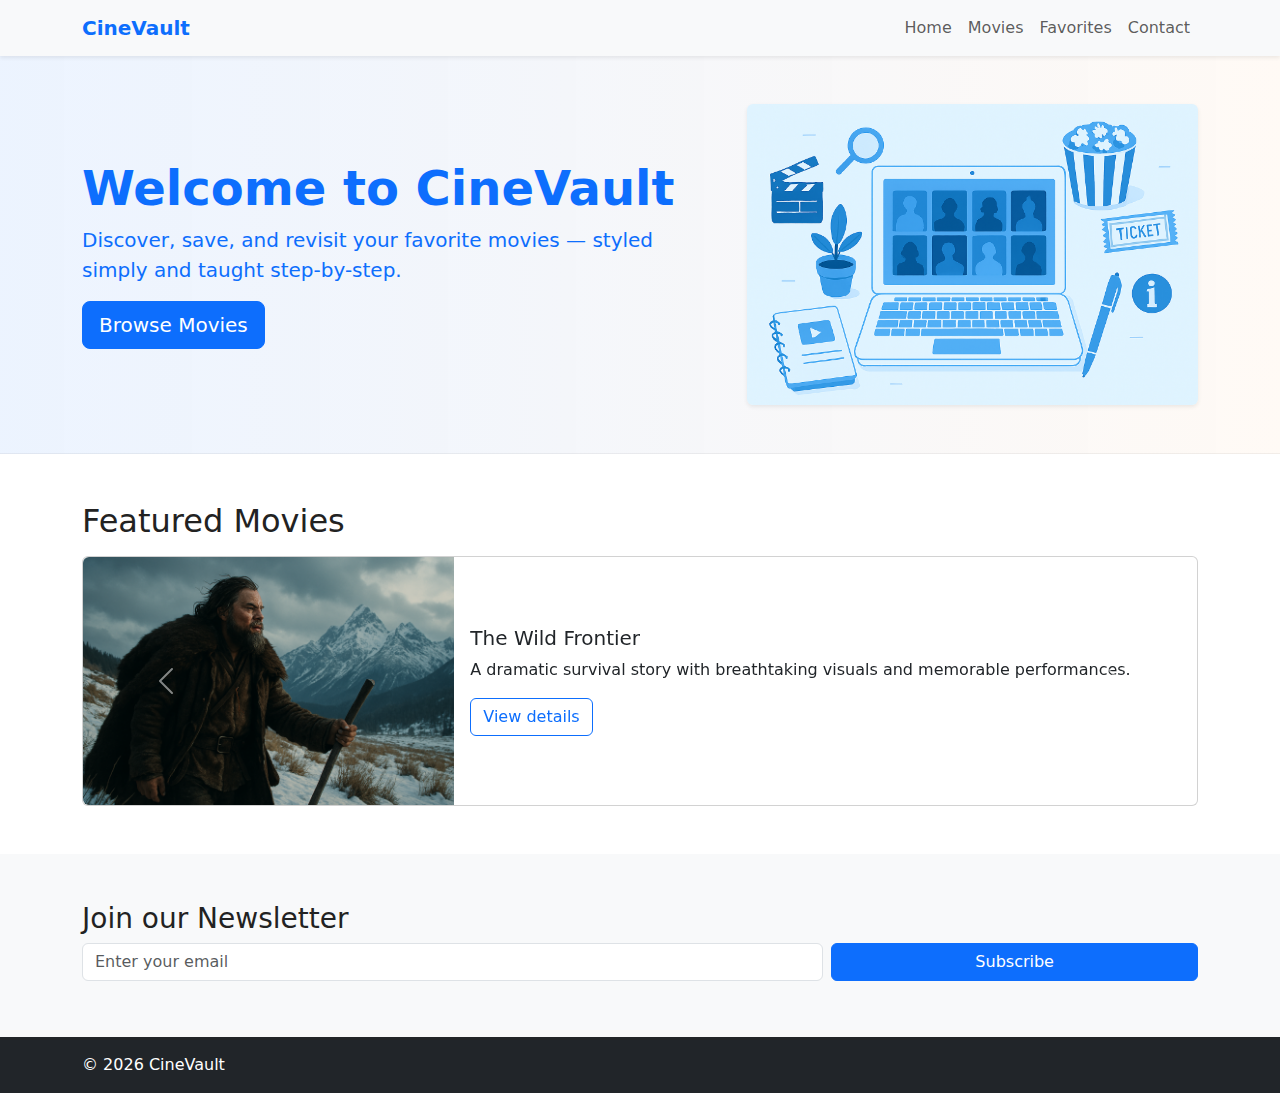
<file: index.html>
<!doctype html>
<html lang="en">
<head>
  <meta charset="utf-8" />
  <meta name="viewport" content="width=device-width, initial-scale=1" />
  <title>CineVault — Home</title>
  <link href="https://cdn.jsdelivr.net/npm/bootstrap@5.3.2/dist/css/bootstrap.min.css" rel="stylesheet">
  <link rel="stylesheet" href="css/style.css">
  <link rel="stylesheet" href="css/themes/theme-cinevault.css">
</head>
<body>
  <!-- NAV -->
  <nav class="navbar navbar-expand-lg navbar-light bg-light shadow-sm">
    <div class="container">
      <a class="navbar-brand fw-bold" href="index.html">CineVault</a>
      <button class="navbar-toggler" type="button" data-bs-toggle="collapse" data-bs-target="#navMenu">
        <span class="navbar-toggler-icon"></span>
      </button>
      <div class="collapse navbar-collapse" id="navMenu">
        <ul class="navbar-nav ms-auto">
          <li class="nav-item"><a class="nav-link" href="index.html">Home</a></li>
          <li class="nav-item"><a class="nav-link" href="movies.html">Movies</a></li>
          <li class="nav-item"><a class="nav-link" href="favorites.html">Favorites</a></li>
          <li class="nav-item"><a class="nav-link" href="contact.html">Contact</a></li>
        </ul>
      </div>
    </div>
  </nav>

  <!-- HERO -->
  <header class="hero py-5 text-white">
    <div class="container">
      <div class="row align-items-center">
        <div class="col-md-7">
          <h1 class="display-5 fw-bold text-primary">Welcome to CineVault</h1>
          <p class="lead text-primary">Discover, save, and revisit your favorite movies — styled simply and taught step-by-step.</p>
          <a href="movies.html" class="btn btn-primary btn-lg">Browse Movies</a>
        </div>
        <div class="col-md-5 d-none d-md-block">
          <img src="assets/images/hero-2.png" alt="Hero image" class="img-fluid rounded shadow-sm">
        </div>
      </div>
    </div>
  </header>

  <!-- Featured Carousel -->
  <section class="container py-5">
    <h2 class="mb-3">Featured Movies</h2>
    <div id="featuredCarousel" class="carousel slide" data-bs-ride="carousel">
      <div class="carousel-inner">
        <div class="carousel-item active">
          <div class="card">
            <div class="row g-0 align-items-center">
              <div class="col-md-4">
                <img src="assets/images/movie-1.png" class="img-fluid rounded-start" alt="Movie 1">
              </div>
              <div class="col-md-8">
                <div class="card-body">
                  <h5 class="card-title">The Wild Frontier</h5>
                  <p class="card-text">A dramatic survival story with breathtaking visuals and memorable performances.</p>
                  <a href="details.html?id=1" class="btn btn-outline-primary">View details</a>
                </div>
              </div>
            </div>
          </div>
        </div>
        <div class="carousel-item">
          <div class="card">
            <div class="row g-0 align-items-center">
              <div class="col-md-4">
                <img src="assets/images/movie-2.png" class="img-fluid rounded-start" alt="Movie 2">
              </div>
              <div class="col-md-8">
                <div class="card-body">
                  <h5 class="card-title">Space Diaries</h5>
                  <p class="card-text">An intimate story set against the largest backdrop of all — the stars.</p>
                  <a href="details.html?id=2" class="btn btn-outline-primary">View details</a>
                </div>
              </div>
            </div>
          </div>
        </div>
      </div>

      <button class="carousel-control-prev" type="button" data-bs-target="#featuredCarousel" data-bs-slide="prev">
        <span class="carousel-control-prev-icon" aria-hidden="true"></span>
      </button>
      <button class="carousel-control-next" type="button" data-bs-target="#featuredCarousel" data-bs-slide="next">
        <span class="carousel-control-next-icon" aria-hidden="true"></span>
      </button>
    </div>
  </section>

  <!-- Newsletter -->
  <section class="bg-light py-5">
    <div class="container">
      <h3>Join our Newsletter</h3>
      <form id="newsletterForm" class="row g-2 align-items-center">
        <div class="col-sm-8">
          <input type="email" id="newsletterEmail" class="form-control" placeholder="Enter your email" required>
        </div>
        <div class="col-sm-4">
          <button class="btn btn-primary w-100" type="submit">Subscribe</button>
        </div>
      </form>
      <div id="newsletterMsg" class="mt-2"></div>
    </div>
  </section>

  <footer class="py-3 text-white bg-dark">
    <div class="container d-flex justify-content-between align-items-center">
      <div>© <span id="yearDisplay"></span> CineVault</div>
    </div>
  </footer>

  <script src="https://cdn.jsdelivr.net/npm/bootstrap@5.3.2/dist/js/bootstrap.bundle.min.js"></script>
  <script src="data/items.js"></script>
  <script src="js/script.js"></script>
  <script>
    document.getElementById('yearDisplay').textContent = new Date().getFullYear();
    // Newsletter - simple demo
    document.getElementById('newsletterForm').addEventListener('submit', function (e) {
      e.preventDefault();
      const email = document.getElementById('newsletterEmail').value.trim();
      const msg = document.getElementById('newsletterMsg');
      if (!email) return msg.textContent = 'Please enter a valid email.';
      // store in LocalStorage (optional)
      const listKey = 'cinevault_newsletter';
      const arr = JSON.parse(localStorage.getItem(listKey) || '[]');
      if (!arr.includes(email)) {
        arr.push(email);
        localStorage.setItem(listKey, JSON.stringify(arr));
      }
      msg.textContent = 'Thanks for subscribing!';
      this.reset();
    });
  </script>
</body>
</html>
</file>
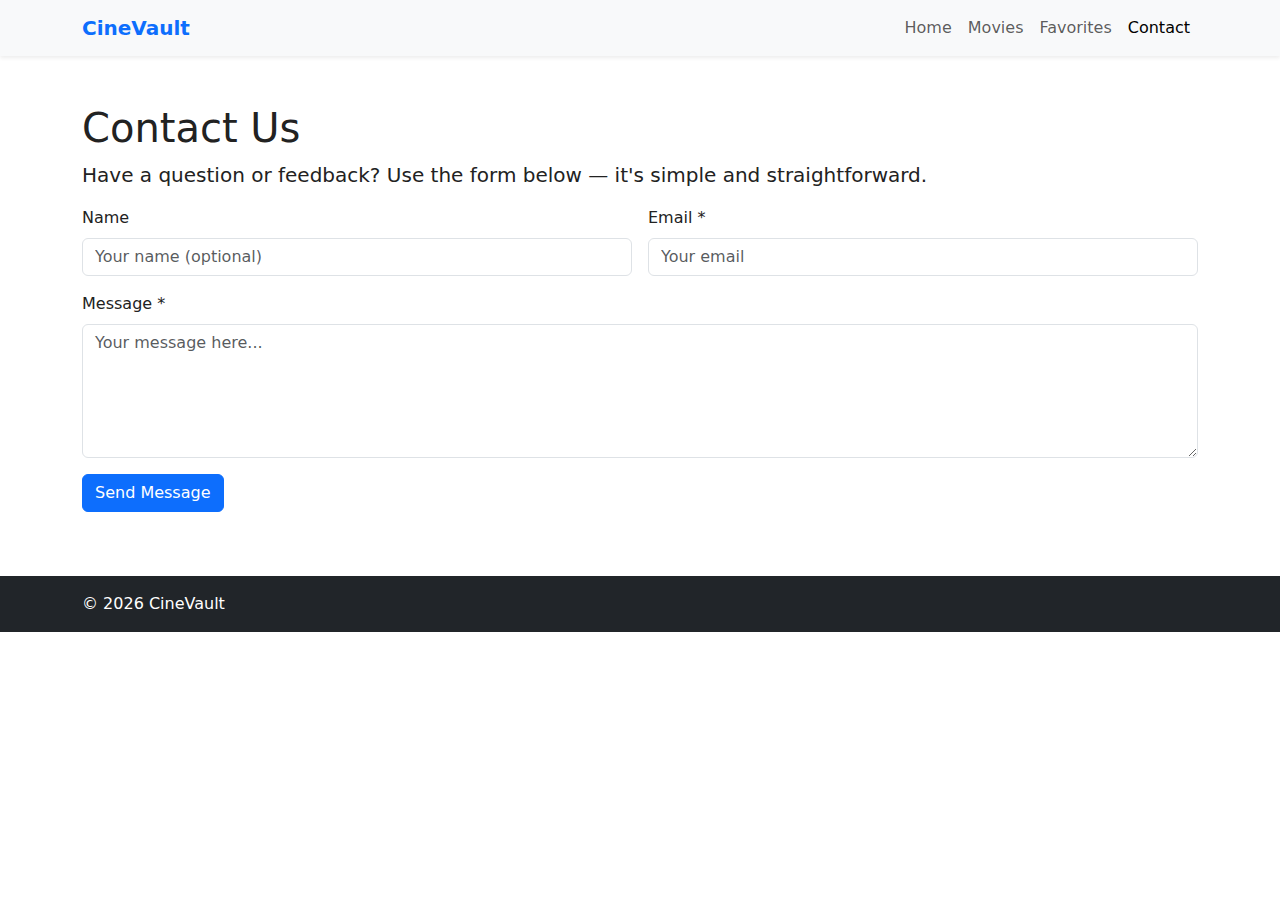
<file: contact.html>
<!doctype html>
<html lang="en">
<head>
  <meta charset="utf-8" />
  <meta name="viewport" content="width=device-width, initial-scale=1" />
  <title>CineVault — Contact</title>
  <link href="https://cdn.jsdelivr.net/npm/bootstrap@5.3.2/dist/css/bootstrap.min.css" rel="stylesheet">
  <link rel="stylesheet" href="css/style.css">
  <link rel="stylesheet" href="css/themes/theme-cinevault.css">
</head>
<body>
  <nav class="navbar navbar-expand-lg navbar-light bg-light shadow-sm">
    <div class="container">
      <a class="navbar-brand fw-bold" href="index.html">CineVault</a>
      <button class="navbar-toggler" type="button" data-bs-toggle="collapse" data-bs-target="#navMenu">
        <span class="navbar-toggler-icon"></span>
      </button>
      <div class="collapse navbar-collapse" id="navMenu">
        <ul class="navbar-nav ms-auto">
          <li class="nav-item"><a class="nav-link" href="index.html">Home</a></li>
          <li class="nav-item"><a class="nav-link" href="movies.html">Movies</a></li>
          <li class="nav-item"><a class="nav-link" href="favorites.html">Favorites</a></li>
          <li class="nav-item"><a class="nav-link active" href="contact.html">Contact</a></li>
        </ul>
      </div>
    </div>
  </nav>

  <main class="container py-5">
    <h1>Contact Us</h1>
    <p class="lead">Have a question or feedback? Use the form below — it's simple and straightforward.</p>

    <form id="contactForm" class="row g-3 needs-validation" novalidate>
      <div class="col-md-6">
        <label for="name" class="form-label">Name</label>
        <input id="name" class="form-control" placeholder="Your name (optional)">
        <div class="invalid-feedback">If you want to provide a name, keep it between 2-50 characters.</div>
      </div>

      <div class="col-md-6">
        <label for="email" class="form-label">Email *</label>
        <input id="email" type="email" class="form-control" placeholder="Your email" required>
        <div class="invalid-feedback">Please enter a valid email address.</div>
      </div>

      <div class="col-12">
        <label for="message" class="form-label">Message *</label>
        <textarea id="message" class="form-control" rows="5" placeholder="Your message here..." required></textarea>
        <div class="invalid-feedback">Message must not be empty.</div>
      </div>

      <div class="col-12">
        <button id="contactSubmit" type="submit" class="btn btn-primary">Send Message</button>
      </div>
    </form>

    <div id="contactMsg" class="mt-3"></div>
  </main>

  <footer class="py-3 text-white bg-dark">
    <div class="container d-flex justify-content-between align-items-center">
      <div>© <span id="yearDisplay"></span> CineVault</div>
    </div>
  </footer>

  <script src="https://cdn.jsdelivr.net/npm/bootstrap@5.3.2/dist/js/bootstrap.bundle.min.js"></script>
  <script src="js/script.js"></script>
  <script>
    // local rendering or UX enhancements
    document.getElementById('yearDisplay').textContent = new Date().getFullYear();

    // Basic contact validation and storing (simple minimal checks)
    document.getElementById('contactForm').addEventListener('submit', function (e) {
      e.preventDefault();
      const name = document.getElementById('name').value.trim();
      const email = document.getElementById('email').value.trim();
      const message = document.getElementById('message').value.trim();
      const msgEl = document.getElementById('contactMsg');

      // Simple validation
      if (!validateEmail(email)) {
        msgEl.innerHTML = '<div class="alert alert-danger">Please enter a valid email.</div>';
        return;
      }
      if (!message) {
        msgEl.innerHTML = '<div class="alert alert-danger">Message cannot be empty.</div>';
        return;
      }

      // Save to localStorage (demo)
      const listKey = 'cinevault_contacts';
      const arr = JSON.parse(localStorage.getItem(listKey) || '[]');
      arr.push({ name, email, message, date: new Date().toISOString() });
      localStorage.setItem(listKey, JSON.stringify(arr));

      msgEl.innerHTML = '<div class="alert alert-success">Thanks! Your message was sent (demo saved locally).</div>';
      this.reset();
    });

    function validateEmail(email) {
      // simple email validation
      return /^[^\s@]+@[^\s@]+\.[^\s@]+$/.test(email);
    }
  </script>
</body>
</html>
</file>
<file: css/style.css>
/* css/style.css */

/* Basic CSS variables for theming - override in theme css file */
:root {
  --primary: #0d6efd;
  --accent: #ff7b00;
  --bg: #ffffff;
  --text: #222;
  --muted: #6c757d;
  --font-family: 'Inter', system-ui, -apple-system, 'Segoe UI', Roboto, 'Helvetica Neue', Arial;
}

* { box-sizing: border-box; }

body {
  margin: 0;
  font-family: var(--font-family);
  color: var(--text);
  background-color: var(--bg);
}

/* NAVBAR overrides */
.navbar-brand {
  color: var(--primary);
  font-weight: 600;
}

/* Hero styles */
.hero {
  background: linear-gradient(90deg, rgba(13,110,253,0.08), rgba(255,123,0,0.04));
  border-bottom: 1px solid rgba(0,0,0,0.05);
}

/* Buttons */
.btn-primary {
  background-color: var(--primary);
  border-color: var(--primary);
}

.btn-outline-primary {
  color: var(--primary);
  border-color: var(--primary);
}

/* Card hover */
.card:hover {
  transform: translateY(-4px);
  transition: transform 0.18s ease-in;
}

/* Movie card styles */
.movie-card .card-body {
  min-height: 120px;
}

/* Core responsive grid */
.movies-grid {
  display: grid;
  grid-template-columns: repeat(auto-fit, minmax(220px, 1fr));
  gap: 1rem;
}

/* Small clarity adjustments */
.footer {
  background: #222;
  color: #fff;
  padding: 1.5rem 0;
}
</file>
<file: css/themes/theme-cinevault.css>
:root {
  --primary: #0d6efd; /* bootstrap blue */
  --accent: #ff7b00;
  --bg: #fff;
  --text: #222;
  --font-family: 'Inter', system-ui, -apple-system, 'Segoe UI', Roboto, 'Helvetica Neue', Arial;
}
</file>
